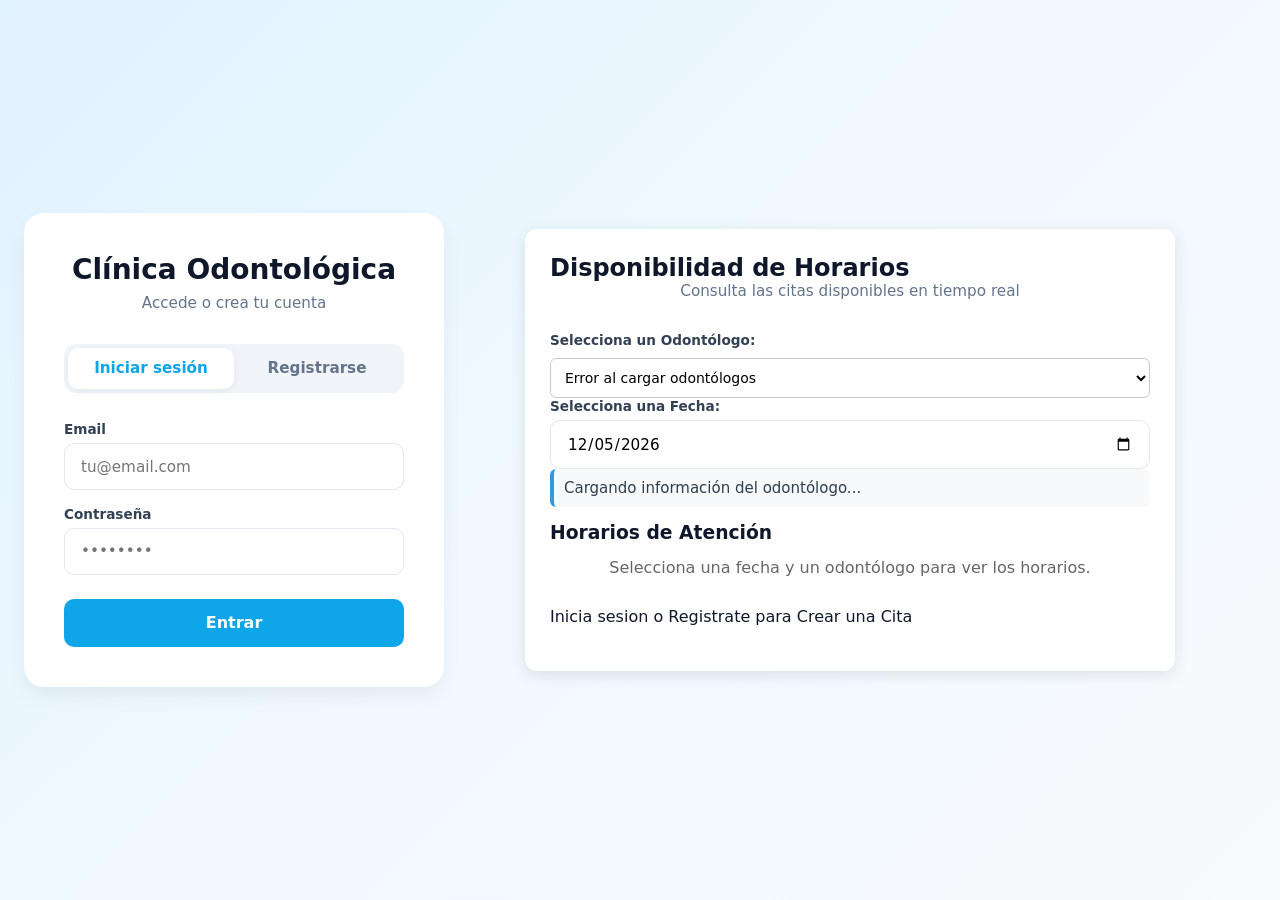
<file: src/main/resources/static/index.html>
<!DOCTYPE html>
<html lang="es">
<head>
    <meta charset="UTF-8">
    <meta name="viewport" content="width=device-width, initial-scale=1.0">
    <title>Clínica Odontológica</title>
    <link rel="stylesheet" href="style.css">
    <style>
        .schedule-card {
            max-width: 650px;
            margin: 20px auto;
            background: #ffffff;
            padding: 25px;
            border-radius: 12px;
            box-shadow: 0 4px 15px rgba(0,0,0,0.1);
        }
        .slots-grid {
            display: grid;
            grid-template-columns: repeat(auto-fill, minmax(130px, 1fr));
            gap: 12px;
            margin-top: 15px;
        }
        .slot-item {
            padding: 12px;
            text-align: center;
            border-radius: 8px;
            font-weight: 500;
            font-size: 14px;
        }
        .slot-busy {
            background-color: #ffebee;
            color: #c62828;
            border: 1px solid #ef9a9a;
        }
        .slot-free {
            background-color: #e8f5e9;
            color: #2e7d32;
            border: 1px solid #a5d6a7;
        }
        .odontologo-badge {
            font-size: 15px;
            color: #2c3e50;
            background: #f8f9fa;
            padding: 10px;
            border-radius: 6px;
            margin-bottom: 15px;
            border-left: 4px solid #3498db;
        }
        .form-control-select {
            width: 100%;
            padding: 10px;
            border: 1px solid #ccc;
            border-radius: 6px;
            font-size: 14px;
            margin-top: 5px;
        }
    </style>
</head>
<body>

<div class="auth-container">
    <!-- TARJETA DE LOGIN Y REGISTRO -->
    <div class="auth-card">
        <h1>Clínica Odontológica</h1>
        <p class="subtitle">Accede o crea tu cuenta</p>

        <div class="tabs">
            <button class="tab active" onclick="switchTab('login')">Iniciar sesión</button>
            <button class="tab" onclick="switchTab('register')">Registrarse</button>
        </div>

        <div id="alert" class="alert" style="display: none;"></div>

        <!-- LOGIN -->
        <form id="loginForm" class="form active" onsubmit="handleLogin(event)">
            <div class="form-group">
                <label>Email</label>
                <input type="email" id="loginEmail" required placeholder="tu@email.com">
            </div>
            <div class="form-group">
                <label>Contraseña</label>
                <input type="password" id="loginPassword" required placeholder="••••••••">
            </div>
            <button type="submit" class="btn btn-primary">Entrar</button>
        </form>

        <!-- REGISTER -->
        <form id="registerForm" class="form" onsubmit="handleRegister(event)">
            <div class="form-group">
                <label>Cédula</label>
                <input type="text" id="regCedula" required>
            </div>
            <div class="form-group">
                <label>Nombres</label>
                <input type="text" id="regNombres" required>
            </div>
            <div class="form-group">
                <label>Apellidos</label>
                <input type="text" id="regApellidos" required>
            </div>
            <div class="form-group">
                <label>Email</label>
                <input type="email" id="regEmail" required>
            </div>
            <div class="form-group">
                <label>Contraseña</label>
                <input type="password" id="regPassword" required minlength="6">
            </div>
            <button type="submit" class="btn btn-primary">Crear cuenta</button>
        </form>
    </div>

    <!-- SECCIÓN PÚBLICA DE DISPONIBILIDAD DE CITAS -->
    <div class="auth-card schedule-card">
        <h2> Disponibilidad de Horarios</h2>
        <p class="subtitle">Consulta las citas disponibles en tiempo real</p>

        <!-- NUEVO SELECTOR DINÁMICO DE ODONTÓLOGOS -->
        <div class="form-group">
            <label>Selecciona un Odontólogo:</label>
            <select id="selectOdontologo" class="form-control-select" onchange="verificarDisponibilidad()">
                <option value="">Cargando odontólogos...</option>
            </select>
        </div>

        <div class="form-group">
            <label>Selecciona una Fecha:</label>
            <input type="date" id="consultDate" class="form-control" onchange="verificarDisponibilidad()">
        </div>

        <div id="odontologoInfo" class="odontologo-badge">
            Cargando información del odontólogo...
        </div>

        <h3>Horarios de Atención</h3>
        <div id="slotsContainer" class="slots-grid">
            <p style="color: #666; grid-column: 1 / -1; text-align: center;">Selecciona una fecha y un odontólogo para ver los horarios.</p>
        </div>
        <div style="margin-top: 30px; margin-bottom: 20px;">
            <p style="margin-bottom: 20px;">Inicia sesion o Registrate para Crear una Cita</p>
        </div>
    </div>
</div>

<script>
    const API = 'http://localhost:8080';

    // Cargar la lista de odontólogos y la fecha actual al abrir la página
    document.addEventListener('DOMContentLoaded', async () => {
        const today = new Date().toISOString().split('T')[0];
        const dateInput = document.getElementById('consultDate');
        if(dateInput) {
            dateInput.value = today;
        }

        await cargarOdontologos();
    });

    // Función para obtener los odontólogos del endpoint GET
    async function cargarOdontologos() {
        const select = document.getElementById('selectOdontologo');
        try {
            const res = await fetch(`${API}/citas/listarodontologos`);
            if (!res.ok) throw new Error('Error al cargar odontólogos');

            const odontologos = await res.json();
            select.innerHTML = '';

            if (odontologos.length === 0) {
                select.innerHTML = '<option value="">No hay odontólogos registrados</option>';
                return;
            }

            // Llenar el select dinámicamente
            odontologos.forEach(odonto => {
                const option = document.createElement('option');
                // Asumiendo que el objeto devuelto tiene campos como id, nombres, apellidos o nombreCompleto
                // Ajusta las propiedades si tu objeto JSON usa nombres distintos (ej. odonto.nombres)
                const nombreCompleto = odonto.nombreCompleto || `${odonto.nombres || ''} ${odonto.apellidos || ''}`.trim() || `Odontólogo ID: ${odonto.id}`;

                option.value = odonto.id;
                option.textContent = nombreCompleto;
                select.appendChild(option);
            });

            // Una vez cargados, verificamos disponibilidad con el primero por defecto
            verificarDisponibilidad();

        } catch (err) {
            console.error(err);
            select.innerHTML = '<option value="">Error al cargar odontólogos</option>';
        }
    }

    function switchTab(tab) {
        document.querySelectorAll('.tab').forEach(t => t.classList.remove('active'));
        document.querySelectorAll('.form').forEach(f => f.classList.remove('active'));

        if (tab === 'login') {
            document.querySelectorAll('.tab')[0].classList.add('active');
            document.getElementById('loginForm').classList.add('active');
        } else {
            document.querySelectorAll('.tab')[1].classList.add('active');
            document.getElementById('registerForm').classList.add('active');
        }
        hideAlert();
    }

    function showAlert(msg, type = 'error') {
        const el = document.getElementById('alert');
        el.textContent = msg;
        el.className = `alert ${type}`;
        el.style.display = 'block';
    }

    function hideAlert() {
        document.getElementById('alert').style.display = 'none';
    }

    // Consulta automática usando el ID del select seleccionado
    async function verificarDisponibilidad() {
        const fecha = document.getElementById('consultDate').value;
        const selectOdonto = document.getElementById('selectOdontologo');
        const odontologoId = selectOdonto.value;
        const slotsContainer = document.getElementById('slotsContainer');
        const infoContainer = document.getElementById('odontologoInfo');

        if (!fecha || !odontologoId) return;

        // Horas laborales estándar de la clínica
        const horasLaborales = [
            "09:00:00", "10:00:00", "11:00:00",
            "12:00:00", "14:00:00", "15:00:00", "16:00:00"
        ];

        slotsContainer.innerHTML = '<p style="color: #666; grid-column: 1 / -1; text-align: center;">Consultando disponibilidad...</p>';
        infoContainer.innerHTML = 'Consultando odontólogo...';

        try {
            const res = await fetch(`${API}/citas/paciente/consultarcita`, {
                method: 'POST',
                headers: { 'Content-Type': 'application/json' },
                body: JSON.stringify({
                    odontologo: { id: parseInt(odontologoId) },
                    fecha: fecha
                })
            });

            if (!res.ok) throw new Error('Error al consultar las citas');

            const citasOcupadas = await res.json();

            // Creamos un Set con las horas que ya tienen cita registrada
            const horasOcupadasSet = new Set(citasOcupadas.map(c => c.hora));

            // Extraer el nombre concatenado del odontólogo de la respuesta o del select
            const nombreSeleccionado = selectOdonto.options[selectOdonto.selectedIndex].text;
            if (citasOcupadas.length > 0 && citasOcupadas[0].nombreOdontologo) {
                infoContainer.innerHTML = `<strong>Odontólogo:</strong> ${citasOcupadas[0].nombreOdontologo}`;
            } else {
                infoContainer.innerHTML = `<strong>Odontólogo:</strong> ${nombreSeleccionado} (Sin citas ocupadas para esta fecha)`;
            }

            slotsContainer.innerHTML = '';

            // Renderizar los slots de horas
            horasLaborales.forEach(hora => {
                const slot = document.createElement('div');
                const estaOcupada = horasOcupadasSet.has(hora);
                const horaFormateada = hora.substring(0, 5); // Formato HH:MM

                if (estaOcupada) {
                    slot.className = 'slot-item slot-busy';
                    slot.innerHTML = ` ${horaFormateada} <br><span style="font-size: 11px; font-weight: bold;">Ocupada</span>`;
                } else {
                    slot.className = 'slot-item slot-free';
                    slot.innerHTML = ` ${horaFormateada} <br><span style="font-size: 11px; font-weight: bold;">Disponible</span>`;
                }

                slotsContainer.appendChild(slot);
            });

        } catch (err) {
            console.error(err);
            slotsContainer.innerHTML = '<p style="color: red; grid-column: 1 / -1; text-align: center;">No se pudo conectar con el servidor.</p>';
            infoContainer.innerHTML = `<strong style="color: red;">Error al conectar con la API</strong>`;
        }
    }

    async function handleLogin(e) {
        e.preventDefault();
        hideAlert();
        const email = document.getElementById('loginEmail').value;
        const password = document.getElementById('loginPassword').value;

        try {
            const res = await fetch(`${API}/api/auth/login`, {
                method: 'POST',
                headers: { 'Content-Type': 'application/json' },
                credentials: 'include',
                body: JSON.stringify({ email, password })
            });

            const data = await res.json();

            if (!res.ok) {
                showAlert(data.error || 'Error al iniciar sesión');
                return;
            }

            localStorage.setItem('usuario', JSON.stringify(data));

            if (data.rol === 'ODONTOLOGO' || data.rol === 'ADMIN') {
                window.location.href = 'odontologo.html';
            } else {
                window.location.href = 'dashboard.html';
            }
        } catch (err) {
            showAlert('No se pudo conectar con el servidor');
        }
    }

    async function handleRegister(e) {
        e.preventDefault();
        hideAlert();

        const body = {
            cedula: document.getElementById('regCedula').value,
            nombres: document.getElementById('regNombres').value,
            apellidos: document.getElementById('regApellidos').value,
            email: document.getElementById('regEmail').value,
            contrasena: document.getElementById('regPassword').value
        };

        try {
            const res = await fetch(`${API}/api/auth/register`, {
                method: 'POST',
                headers: { 'Content-Type': 'application/json' },
                body: JSON.stringify(body)
            });

            const data = await res.json();

            if (!res.ok) {
                showAlert(data.error || 'Error al registrarse');
                return;
            }

            showAlert('¡Cuenta creada! Ahora puedes iniciar sesión', 'success');
            setTimeout(() => switchTab('login'), 1500);
        } catch (err) {
            showAlert('No se pudo conectar con el servidor');
        }
    }
</script>
</body>
</html>
</file>
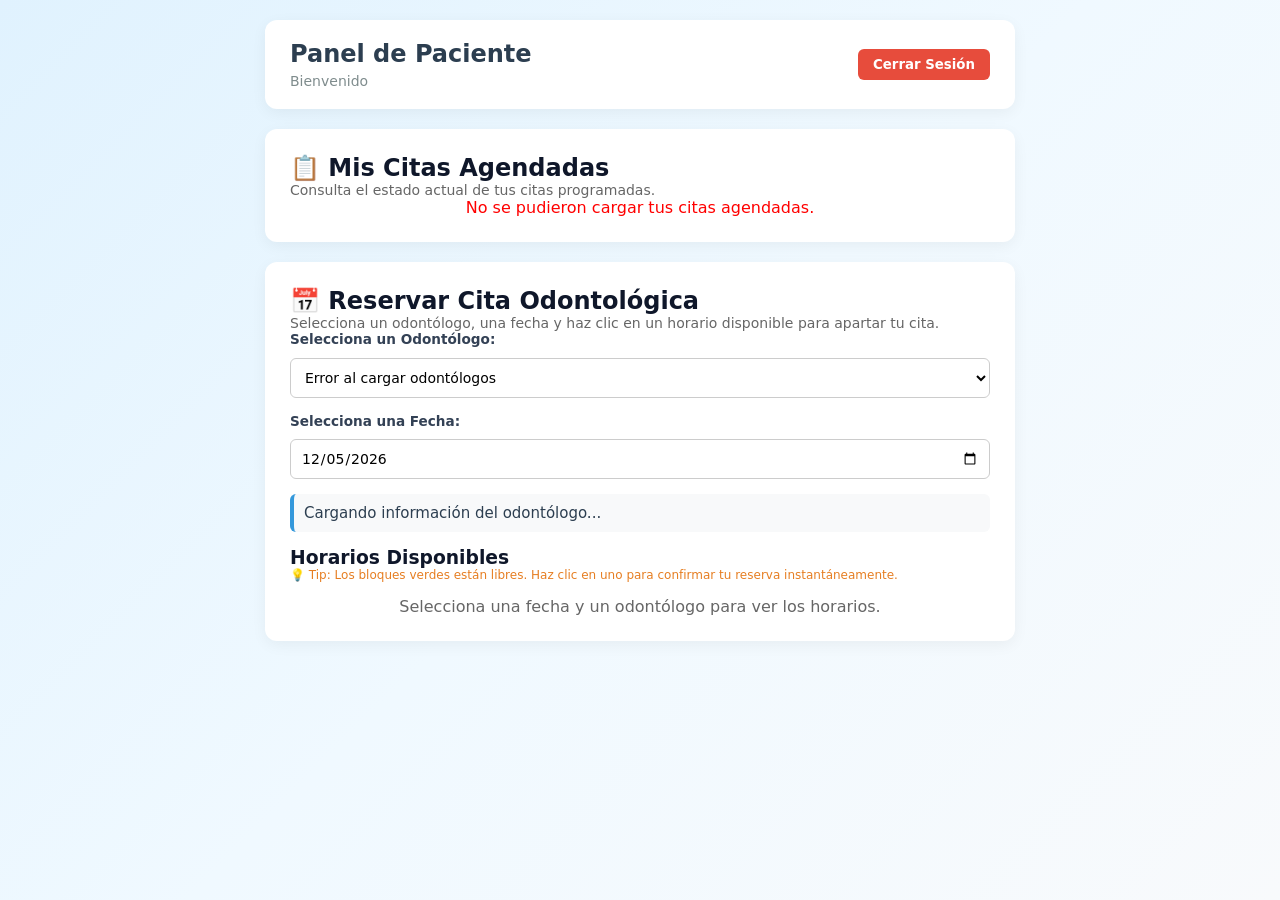
<file: src/main/resources/static/dashboard.html>
<!DOCTYPE html>
<html lang="es">
<head>
    <meta charset="UTF-8">
    <meta name="viewport" content="width=device-width, initial-scale=1.0">
    <title>Panel de Paciente - Clínica Odontológica</title>
    <link rel="stylesheet" href="style.css">
    <style>
        body {
            font-family: 'Segoe UI', Tahoma, Geneva, Verdana, sans-serif;
            background-color: #f4f7f6;
            margin: 0;
            padding: 20px;
        }
        .dashboard-container {
            max-width: 750px;
            margin: 0 auto;
        }
        .header-card {
            background: #ffffff;
            padding: 20px 25px;
            border-radius: 12px;
            box-shadow: 0 4px 15px rgba(0,0,0,0.05);
            display: flex;
            justify-content: space-between;
            align-items: center;
            margin-bottom: 20px;
        }
        .schedule-card {
            background: #ffffff;
            padding: 25px;
            border-radius: 12px;
            box-shadow: 0 4px 15px rgba(0,0,0,0.05);
            margin-bottom: 20px;
        }
        .slots-grid {
            display: grid;
            grid-template-columns: repeat(auto-fill, minmax(130px, 1fr));
            gap: 12px;
            margin-top: 15px;
        }
        .slot-item {
            padding: 12px;
            text-align: center;
            border-radius: 8px;
            font-weight: 500;
            font-size: 14px;
            transition: all 0.2s ease;
        }
        .slot-busy {
            background-color: #ffebee;
            color: #c62828;
            border: 1px solid #ef9a9a;
            cursor: not-allowed;
        }
        .slot-free {
            background-color: #e8f5e9;
            color: #2e7d32;
            border: 1px solid #a5d6a7;
            cursor: pointer;
        }
        .slot-free:hover {
            background-color: #c8e6c9;
            transform: translateY(-2px);
            box-shadow: 0 2px 5px rgba(0,0,0,0.1);
        }
        .odontologo-badge {
            font-size: 15px;
            color: #2c3e50;
            background: #f8f9fa;
            padding: 10px;
            border-radius: 6px;
            margin-bottom: 15px;
            border-left: 4px solid #3498db;
        }
        .form-control-select, .form-control {
            width: 100%;
            padding: 10px;
            border: 1px solid #ccc;
            border-radius: 6px;
            font-size: 14px;
            margin-top: 5px;
            box-sizing: border-box;
        }
        .form-group {
            margin-bottom: 15px;
        }
        .alert {
            padding: 12px;
            border-radius: 6px;
            margin-bottom: 15px;
            font-size: 14px;
        }
        .alert.error { background-color: #ffebee; color: #c62828; border: 1px solid #ef9a9a; }
        .alert.success { background-color: #e8f5e9; color: #2e7d32; border: 1px solid #a5d6a7; }
        .btn-logout {
            background-color: #e74c3c;
            color: white;
            border: none;
            padding: 8px 15px;
            border-radius: 6px;
            cursor: pointer;
            font-weight: 600;
        }
        .btn-logout:hover { background-color: #c0392b; }
        .confirmation-box {
            background: #e3f2fd;
            border: 1px solid #90caf9;
            padding: 20px;
            border-radius: 8px;
            margin-top: 20px;
            color: #0d47a1;
        }
    </style>
</head>
<body>

<div class="dashboard-container">
    <!-- CABECERA CON BIENVENIDA Y LOGOUT -->
    <div class="header-card">
        <div>
            <h2 style="margin: 0; color: #2c3e50;">Panel de Paciente</h2>
            <p id="welcomeUser" style="margin: 5px 0 0 0; color: #7f8c8d; font-size: 14px;">Bienvenido</p>
        </div>
        <button class="btn-logout" onclick="cerrarSesion()">Cerrar Sesión</button>
    </div>

    <div id="alert" class="alert" style="display: none;"></div>

    <!-- NUEVA SECCIÓN: MIS CITAS AGENDADAS -->
    <div class="schedule-card">
        <h2>📋 Mis Citas Agendadas</h2>
        <p class="subtitle" style="color: #666; font-size: 14px;">Consulta el estado actual de tus citas programadas.</p>
        <div id="misCitasContainer">
            <p style="color: #666; text-align: center;">Cargando tus citas...</p>
        </div>
    </div>

    <!-- SECCIÓN DE RESERVA DE CITAS -->
    <div class="schedule-card">
        <h2>📅 Reservar Cita Odontológica</h2>
        <p class="subtitle" style="color: #666; font-size: 14px;">Selecciona un odontólogo, una fecha y haz clic en un horario disponible para apartar tu cita.</p>

        <!-- SELECTOR DINÁMICO DE ODONTÓLOGOS -->
        <div class="form-group">
            <label><strong>Selecciona un Odontólogo:</strong></label>
            <select id="selectOdontologo" class="form-control-select" onchange="verificarDisponibilidad()">
                <option value="">Cargando odontólogos...</option>
            </select>
        </div>

        <div class="form-group">
            <label><strong>Selecciona una Fecha:</strong></label>
            <input type="date" id="consultDate" class="form-control" onchange="verificarDisponibilidad()">
        </div>

        <div id="odontologoInfo" class="odontologo-badge">
            Cargando información del odontólogo...
        </div>

        <h3>Horarios Disponibles</h3>
        <p style="font-size: 12px; color: #e67e22; margin-bottom: 10px;">💡 Tip: Los bloques verdes están libres. Haz clic en uno para confirmar tu reserva instantáneamente.</p>

        <div id="slotsContainer" class="slots-grid">
            <p style="color: #666; grid-column: 1 / -1; text-align: center;">Selecciona una fecha y un odontólogo para ver los horarios.</p>
        </div>

        <div id="resultadoCreacion"></div>
    </div>
</div>

<script>
    const API = 'http://localhost:8080';

    document.addEventListener('DOMContentLoaded', async () => {
        const usuarioGuardado = localStorage.getItem('usuario');
        if (usuarioGuardado) {
            const userObj = JSON.parse(usuarioGuardado);
            document.getElementById('welcomeUser').textContent = `Bienvenido, ${userObj.nombres || userObj.email || 'Paciente'}`;
        }

        const today = new Date().toISOString().split('T')[0];
        const dateInput = document.getElementById('consultDate');
        if(dateInput) {
            dateInput.value = today;
        }

        // Cargamos las citas del paciente y los odontólogos al iniciar
        await cargarMisCitas();
        await cargarOdontologos();
    });

    // Función auxiliar para transformar fechas tipo "2026-12-24" a "24 de diciembre de 2026"
    function formatearFechaBonita(fechaStr) {
        if (!fechaStr) return '';
        const partes = fechaStr.split('-');
        if (partes.length !== 3) return fechaStr; // Fallback por seguridad

        const anio = parseInt(partes[0], 10);
        const mes = parseInt(partes[1], 10) - 1; // Meses en JS van de 0 a 11
        const dia = parseInt(partes[2], 10);

        const fechaObj = new Date(anio, mes, dia);
        return fechaObj.toLocaleDateString('es-ES', {
            day: 'numeric',
            month: 'long',
            year: 'numeric'
        });
    }

    // Nueva función para consumir tu endpoint POST /citas/citaspaciente
    async function cargarMisCitas() {
        const contenedor = document.getElementById('misCitasContainer');
        try {
            const res = await fetch(`${API}/citas/citaspaciente`, {
                method: 'POST',
                headers: { 'Content-Type': 'application/json' },
                credentials: 'include',
                body: JSON.stringify({})
            });

            if (!res.ok) throw new Error('Error al cargar tus citas');

            const citas = await res.json();
            contenedor.innerHTML = '';

            if (citas.length === 0) {
                contenedor.innerHTML = '<p style="color: #666; text-align: center; margin: 15px 0;">No tienes citas agendadas por el momento.</p>';
                return;
            }

            // Renderizar cada cita con el formato bonito de tarjeta
            citas.forEach(cita => {
                const fechaFormateada = formatearFechaBonita(cita.fecha);
                const horaCorta = cita.hora ? cita.hora.substring(0, 5) : '';

                const box = document.createElement('div');
                box.className = 'confirmation-box';
                box.style.marginTop = '15px';
                box.innerHTML = `
                    <h3 style="margin-top: 0; color: #1565c0;">📅 Cita Agendada #${cita.id}</h3>
                    <p><strong>Fecha y Hora:</strong> ${fechaFormateada} a las ${horaCorta}</p>
                    <p><strong>Odontólogo:</strong> ${cita.odontologo || 'Asignado'}</p>
                    <p><strong>Estado:</strong> <span style="color: #2e7d32; font-weight: bold;">${cita.estado}</span></p>
                `;
                contenedor.appendChild(box);
            });

        } catch (err) {
            console.error(err);
            contenedor.innerHTML = '<p style="color: red; text-align: center;">No se pudieron cargar tus citas agendadas.</p>';
        }
    }

    async function cargarOdontologos() {
        const select = document.getElementById('selectOdontologo');
        try {
            const res = await fetch(`${API}/citas/listarodontologos`, { credentials: 'include' });
            if (!res.ok) throw new Error('Error al cargar odontólogos');

            const odontologos = await res.json();
            select.innerHTML = '';

            if (odontologos.length === 0) {
                select.innerHTML = '<option value="">No hay odontólogos registrados</option>';
                return;
            }

            odontologos.forEach(odonto => {
                const option = document.createElement('option');
                const nombreCompleto = odonto.nombreCompleto || `${odonto.nombres || ''} ${odonto.apellidos || ''}`.trim() || `Odontólogo ID: ${odonto.id}`;

                option.value = odonto.id;
                option.textContent = nombreCompleto;
                select.appendChild(option);
            });

            verificarDisponibilidad();

        } catch (err) {
            console.error(err);
            select.innerHTML = '<option value="">Error al cargar odontólogos</option>';
        }
    }

    function showAlert(msg, type = 'error') {
        const el = document.getElementById('alert');
        el.textContent = msg;
        el.className = `alert ${type}`;
        el.style.display = 'block';
    }

    function hideAlert() {
        document.getElementById('alert').style.display = 'none';
    }

    async function verificarDisponibilidad() {
        const fecha = document.getElementById('consultDate').value;
        const selectOdonto = document.getElementById('selectOdontologo');
        const odontologoId = selectOdonto.value;
        const slotsContainer = document.getElementById('slotsContainer');
        const infoContainer = document.getElementById('odontologoInfo');

        if (!fecha || !odontologoId) return;

        const horasLaborales = [
            "09:00:00", "10:00:00", "11:00:00",
            "12:00:00", "14:00:00", "15:00:00", "16:00:00"
        ];

        slotsContainer.innerHTML = '<p style="color: #666; grid-column: 1 / -1; text-align: center;">Consultando disponibilidad...</p>';
        infoContainer.innerHTML = 'Consultando odontólogo...';

        try {
            const res = await fetch(`${API}/citas/paciente/consultarcita`, {
                method: 'POST',
                headers: { 'Content-Type': 'application/json' },
                credentials: 'include',
                body: JSON.stringify({
                    odontologo: { id: parseInt(odontologoId) },
                    fecha: fecha
                })
            });

            if (!res.ok) throw new Error('Error al consultar las citas');

            const citasOcupadas = await res.json();
            const horasOcupadasSet = new Set(citasOcupadas.map(c => c.hora));

            const nombreSeleccionado = selectOdonto.options[selectOdonto.selectedIndex].text;
            if (citasOcupadas.length > 0 && citasOcupadas[0].nombreOdontologo) {
                infoContainer.innerHTML = `<strong>Odontólogo:</strong> ${citasOcupadas[0].nombreOdontologo}`;
            } else {
                infoContainer.innerHTML = `<strong>Odontólogo:</strong> ${nombreSeleccionado} (Sin citas ocupadas para esta fecha)`;
            }

            slotsContainer.innerHTML = '';

            horasLaborales.forEach(hora => {
                const slot = document.createElement('div');
                const estaOcupada = horasOcupadasSet.has(hora);
                const horaFormateada = hora.substring(0, 5); // Formato HH:MM

                if (estaOcupada) {
                    slot.className = 'slot-item slot-busy';
                    slot.innerHTML = `❌ ${horaFormateada} <br><span style="font-size: 11px; font-weight: bold;">Ocupada</span>`;
                } else {
                    slot.className = 'slot-item slot-free';
                    slot.innerHTML = `✅ ${horaFormateada} <br><span style="font-size: 11px; font-weight: bold;">Reservar</span>`;
                    slot.onclick = () => solicitarCita(fecha, hora, odontologoId);
                }

                slotsContainer.appendChild(slot);
            });

        } catch (err) {
            console.error(err);
            slotsContainer.innerHTML = '<p style="color: red; grid-column: 1 / -1; text-align: center;">No se pudo conectar con el servidor.</p>';
            infoContainer.innerHTML = `<strong style="color: red;">Error al conectar con la API</strong>`;
        }
    }

    async function solicitarCita(fecha, hora, odontologoId) {
        hideAlert();
        const resultadoDiv = document.getElementById('resultadoCreacion');

        const fechaLegible = formatearFechaBonita(fecha);
        const horaCorta = hora.substring(0, 5);

        if (!confirm(`¿Deseas confirmar tu cita para el ${fechaLegible} a las ${horaCorta}?`)) {
            return;
        }

        try {
            const res = await fetch(`${API}/citas/crearcita`, {
                method: 'POST',
                headers: { 'Content-Type': 'application/json' },
                credentials: 'include',
                body: JSON.stringify({
                    fecha: fecha,
                    hora: hora,
                    odontologo: {
                        id: parseInt(odontologoId)
                    }
                })
            });

            const data = await res.json();

            if (!res.ok) {
                showAlert(data.error || 'No se pudo crear la cita');
                return;
            }

            const fechaRespuestaFormateada = formatearFechaBonita(data.fecha);

            resultadoDiv.innerHTML = `
                <div class="confirmation-box">
                    <h3 style="margin-top: 0; color: #1565c0;">🎉 ¡Cita Creada con Éxito!</h3>
                    <p><strong>ID de Cita:</strong> #${data.id}</p>
                    <p><strong>Fecha y Hora:</strong> ${fechaRespuestaFormateada} a las ${data.hora.substring(0, 5)}</p>
                    <p><strong>Odontólogo:</strong> ${data.nombreodontologo || 'Asignado'}</p>
                    <p><strong>Paciente:</strong> ${data.nombrepaciente || 'Registrado'}</p>
                    <p><strong>Estado:</strong> <span style="color: #2e7d32; font-weight: bold;">${data.estado}</span></p>
                </div>
            `;

            // Refrescamos los bloques horarios de disponibilidad y recargamos la lista de "Mis Citas"
            verificarDisponibilidad();
            cargarMisCitas();

        } catch (err) {
            console.error(err);
            showAlert('Error de conexión al intentar agendar la cita');
        }
    }

    function cerrarSesion() {
        localStorage.removeItem('usuario');
        window.location.href = 'index.html';
    }
</script>
</body>
</html>
</file>
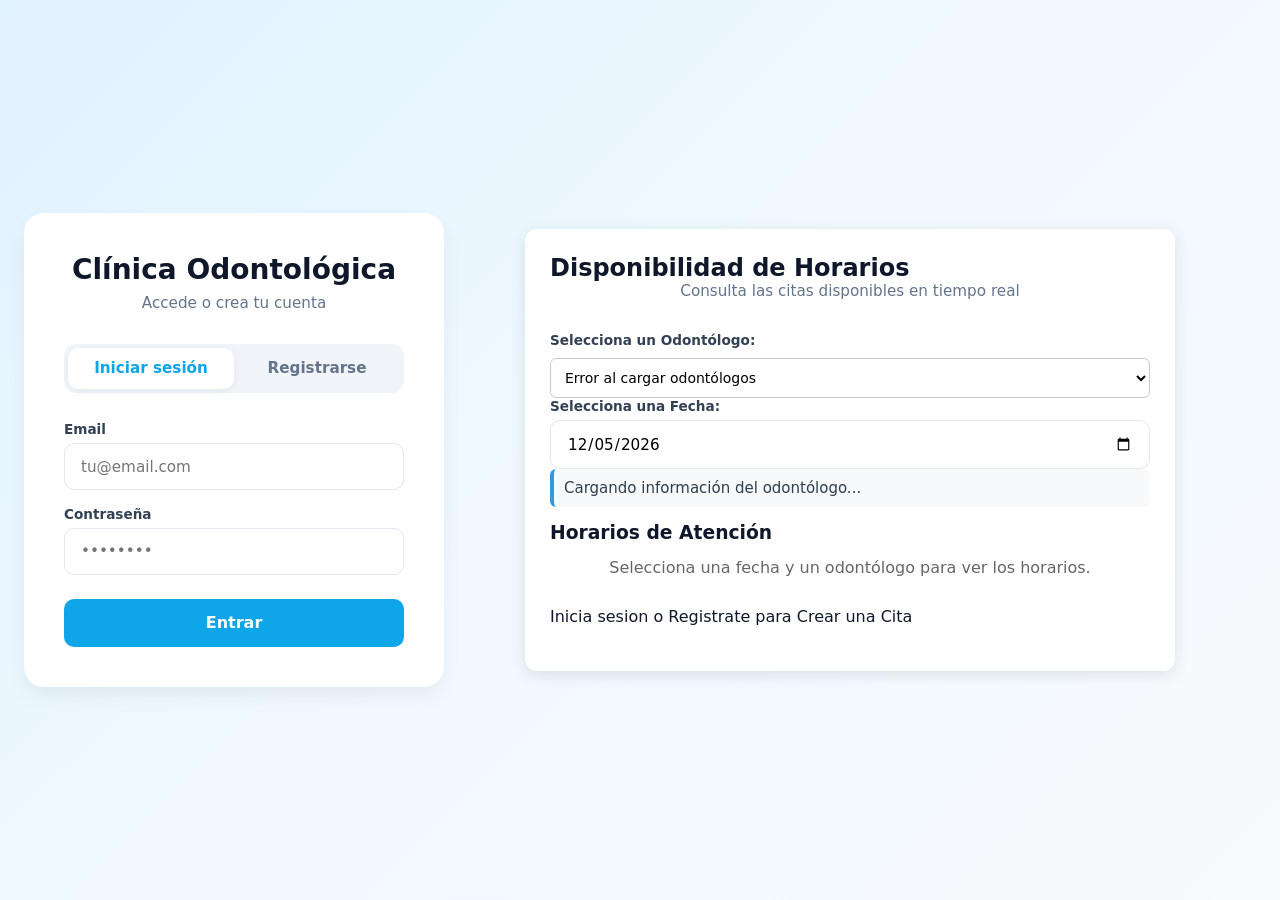
<file: src/main/resources/static/odontologo.html>
<!DOCTYPE html>
<html lang="es">
<head>
    <meta charset="UTF-8">
    <meta name="viewport" content="width=device-width, initial-scale=1.0">
    <title>Panel de Control - Clínica Odontológica</title>
    <link rel="stylesheet" href="style.css">
    <style>
        body {
            font-family: 'Segoe UI', Tahoma, Geneva, Verdana, sans-serif;
            background-color: #f4f7f6;
            margin: 0;
            padding: 20px;
        }
        .dashboard-container {
            max-width: 850px;
            margin: 0 auto;
        }
        .header-card, .card {
            background: #ffffff;
            padding: 20px 25px;
            border-radius: 12px;
            box-shadow: 0 4px 15px rgba(0,0,0,0.05);
            margin-bottom: 20px;
        }
        .form-row {
            display: grid;
            grid-template-columns: 1fr 1fr;
            gap: 15px;
            margin-bottom: 1.5rem;
        }
        @media (max-width: 600px) {
            .form-row { grid-template-columns: 1fr; }
        }
        .form-group {
            margin-bottom: 15px;
        }
        .form-control-select, .form-control {
            width: 100%;
            padding: 10px;
            border: 1px solid #ccc;
            border-radius: 6px;
            font-size: 14px;
            margin-top: 5px;
            box-sizing: border-box;
        }
        .btn-logout {
            background-color: #e74c3c;
            color: white;
            border: none;
            padding: 8px 15px;
            border-radius: 6px;
            cursor: pointer;
            font-weight: 600;
        }
        .btn-logout:hover { background-color: #c0392b; }
        .btn-primary {
            background-color: #3498db;
            color: white;
            border: none;
            padding: 10px 15px;
            border-radius: 6px;
            cursor: pointer;
            font-weight: 600;
            width: 100%;
        }
        .btn-primary:hover { background-color: #2980b9; }
        .cita-item {
            background: #f8f9fa;
            border-left: 4px solid #3498db;
            padding: 15px;
            border-radius: 6px;
            margin-bottom: 12px;
            display: flex;
            justify-content: space-between;
            align-items: center;
            gap: 15px;
        }
        .cita-actions {
            display: flex;
            align-items: center;
            gap: 10px;
        }
        .select-estado {
            padding: 6px 10px;
            border-radius: 6px;
            border: 1px solid #bdc3c7;
            font-size: 13px;
            background-color: #fff;
            cursor: pointer;
            font-weight: 600;
        }
        .empty-state {
            text-align: center;
            color: #666;
            padding: 20px;
        }
    </style>
</head>
<body>

<div class="dashboard-container">
    <!-- CABECERA -->
    <div class="header-card" style="display: flex; justify-content: space-between; align-items: center;">
        <div>
            <h2 style="margin: 0; color: #2c3e50;" id="panelTitle">Panel Profesional</h2>
            <p id="userName" style="margin: 5px 0 0 0; color: #7f8c8d; font-size: 14px;">Cargando usuario...</p>
        </div>
        <button class="btn-logout" onclick="logout()">Cerrar sesión</button>
    </div>

    <!-- SECCIÓN DE CONSULTA DE CITAS -->
    <div class="card">
        <h1 class="page-title" style="margin-top: 0; font-size: 22px; color: #2c3e50;">Agenda de Citas</h1>
        <p class="page-subtitle" style="color: #666; font-size: 14px; margin-bottom: 20px;">Consulta y gestiona el estado de las citas asignadas.</p>

        <!-- SELECTOR DE ODONTÓLOGO (Solo visible si es ADMIN) -->
        <div class="form-group" id="adminOdontologoContainer" style="display: none;">
            <label><strong>Seleccionar Odontólogo (Modo Administrador):</strong></label>
            <select id="selectOdontologo" class="form-control-select">
                <option value="">Cargando odontólogos...</option>
            </select>
        </div>

        <div class="form-row">
            <div class="form-group">
                <label><strong>Fecha de Consulta:</strong></label>
                <input type="date" id="fechaConsulta" class="form-control">
            </div>
            <div class="form-group" style="display: flex; align-items: flex-end;">
                <button class="btn btn-primary" onclick="consultarCitas()">
                    Buscar citas
                </button>
            </div>
        </div>

        <div id="listaCitas">
            <div class="empty-state">
                <p>Selecciona una fecha para ver las citas</p>
            </div>
        </div>
    </div>
</div>

<script>
    const API = 'http://localhost:8080';

    // 1. Validar sesión y rol al cargar la página
    const usuario = JSON.parse(localStorage.getItem('usuario') || 'null');
    if (!usuario || (usuario.rol !== 'ODONTOLOGO' && usuario.rol !== 'ADMIN')) {
        window.location.href = 'index.html';
    } else {
        document.getElementById('userName').textContent = `${usuario.nombres || ''} ${usuario.apellidos || ''} — Rol: [${usuario.rol}]`;
        document.getElementById('panelTitle').textContent = usuario.rol === 'ADMIN' ? 'Panel de Administrador' : 'Panel Odontólogo';
    }

    // Fecha de hoy por defecto
    document.getElementById('fechaConsulta').valueAsDate = new Date();

    document.addEventListener('DOMContentLoaded', async () => {
        if (usuario.rol === 'ADMIN') {
            document.getElementById('adminOdontologoContainer').style.display = 'block';
            await cargarOdontologos();
        }
        consultarCitas();
    });

    async function cargarOdontologos() {
        const select = document.getElementById('selectOdontologo');
        try {
            const res = await fetch(`${API}/citas/listarodontologos`, { credentials: 'include' });
            if (!res.ok) throw new Error('Error al listar odontólogos');

            const odontologos = await res.json();
            select.innerHTML = '';

            if (odontologos.length === 0) {
                select.innerHTML = '<option value="">No hay odontólogos registrados</option>';
                return;
            }

            odontologos.forEach(odonto => {
                const option = document.createElement('option');
                const nombreCompleto = odonto.nombreCompleto || `${odonto.nombres || ''} ${odonto.apellidos || ''}`.trim() || `ID: ${odonto.id}`;
                option.value = odonto.id;
                option.textContent = nombreCompleto;
                select.appendChild(option);
            });
        } catch (err) {
            console.error(err);
            select.innerHTML = '<option value="">Error al cargar odontólogos</option>';
        }
    }

    function logout() {
        localStorage.removeItem('usuario');
        window.location.href = 'index.html';
    }

    async function consultarCitas() {
        const fecha = document.getElementById('fechaConsulta').value;
        const lista = document.getElementById('listaCitas');

        if (!fecha) {
            lista.innerHTML = '<div class="empty-state"><p>Selecciona una fecha válida</p></div>';
            return;
        }

        lista.innerHTML = '<div class="empty-state"><p>Cargando citas...</p></div>';

        let odontologoPayload = { id: usuario.id };

        if (usuario.rol === 'ADMIN') {
            const selectOdonto = document.getElementById('selectOdontologo');
            if (selectOdonto && selectOdonto.value) {
                odontologoPayload = { id: parseInt(selectOdontologo.value) };
            }
        }

        try {
            const res = await fetch(`${API}/citas/odontologo/consultarcita`, {
                method: 'POST',
                headers: { 'Content-Type': 'application/json' },
                credentials: 'include',
                body: JSON.stringify({
                    odontologo: odontologoPayload,
                    fecha: fecha
                })
            });

            const data = await res.json();

            if (!res.ok) {
                lista.innerHTML = `<div class="empty-state"><p style="color: red;">${data.error || data.Error || 'Error al obtener la información'}</p></div>`;
                return;
            }

            if (!data || data.length === 0) {
                lista.innerHTML = '<div class="empty-state"><p>No hay citas programadas para esta fecha</p></div>';
                return;
            }

            // Renderizar la lista con el menú desplegable de estados
            lista.innerHTML = data.map(cita => {
                const estadoActual = cita.estado ? cita.estado.toUpperCase() : 'PENDIENTE';
                return `
                    <div class="cita-item">
                        <div class="cita-info">
                            <strong style="font-size: 16px; color: #2c3e50;">🕒 ${cita.hora ? cita.hora.substring(0, 5) : ''} – ${cita.nombrePaciente || 'Paciente'}</strong>
                            <div style="font-size: 13px; color: #555; margin-top: 4px;">
                                <span>Cédula: <strong>${cita.cedulapaciente || '—'}</strong></span> ·
                                <span>Email: <strong>${cita.emailpaciente || '—'}</strong></span>
                            </div>
                        </div>
                        <div class="cita-actions">
                            <select class="select-estado" onchange="cambiarEstadoCita(${cita.id}, this.value)">
                                <option value="PENDIENTE" ${estadoActual === 'PENDIENTE' ? 'selected' : ''}>PENDIENTE</option>
                                <option value="CONFIRMADA" ${estadoActual === 'CONFIRMADA' ? 'selected' : ''}>CONFIRMADA</option>
                                <option value="COMPLETADA" ${estadoActual === 'COMPLETADA' ? 'selected' : ''}>COMPLETADA</option>
                                <option value="CANCELADA" ${estadoActual === 'CANCELADA' ? 'selected' : ''}>CANCELADA</option>
                            </select>
                        </div>
                    </div>
                `;
            }).join('');

        } catch (err) {
            console.error(err);
            lista.innerHTML = '<div class="empty-state"><p style="color: red;">Error de conexión con el servidor</p></div>';
        }
    }

    // Función para invocar el endpoint PUT y actualizar el estado al cambiar la opción del select
    async function cambiarEstadoCita(citaId, nuevoEstado) {
        try {
            const res = await fetch(`${API}/citas/${citaId}/estado`, {
                method: 'PUT',
                headers: { 'Content-Type': 'application/json' },
                credentials: 'include',
                body: JSON.stringify({ estado: nuevoEstado })
            });

            const data = await res.json();

            if (!res.ok) {
                alert(data.error || 'No se pudo actualizar el estado');
                consultarCitas(); // Recarga para revertir visualmente si falló
                return;
            }

            // Opcional: una pequeña notificación sutil o simplemente se queda guardado
            console.log('Estado actualizado con éxito:', data.estado);
        } catch (err) {
            console.error(err);
            alert('Error de conexión al intentar cambiar el estado');
            consultarCitas();
        }
    }
</script>
</body>
</html>
</file>
<file: src/main/resources/static/style.css>
:root {
    --primary: #0ea5e9;
    --primary-dark: #0284c7;
    --success: #10b981;
    --danger: #ef4444;
    --gray-50: #f8fafc;
    --gray-100: #f1f5f9;
    --gray-200: #e2e8f0;
    --gray-300: #cbd5e1;
    --gray-500: #64748b;
    --gray-700: #334155;
    --gray-900: #0f172a;
    --radius: 12px;
    --shadow: 0 10px 25px -5px rgba(0, 0, 0, 0.08);
}

* {
    margin: 0;
    padding: 0;
    box-sizing: border-box;
    font-family: 'Segoe UI', system-ui, -apple-system, sans-serif;
}

body {
    background: linear-gradient(135deg, #e0f2fe 0%, #f0f9ff 50%, #f8fafc 100%);
    min-height: 100vh;
    color: var(--gray-900);
}

/* ========== LOGIN / REGISTER ========== */
.auth-container {
    min-height: 100vh;
    display: flex;
    justify-content: center;
    align-items: center;
    padding: 1.5rem;
}

.auth-card {
    background: white;
    border-radius: 20px;
    box-shadow: var(--shadow);
    padding: 2.5rem;
    width: 100%;
    max-width: 420px;
}

.auth-card h1 {
    text-align: center;
    font-size: 1.75rem;
    margin-bottom: 0.5rem;
    color: var(--gray-900);
}

.auth-card .subtitle {
    text-align: center;
    color: var(--gray-500);
    margin-bottom: 2rem;
    font-size: 0.95rem;
}

.tabs {
    display: flex;
    background: var(--gray-100);
    border-radius: 12px;
    padding: 4px;
    margin-bottom: 1.8rem;
}

.tab {
    flex: 1;
    text-align: center;
    padding: 0.7rem;
    border-radius: 10px;
    cursor: pointer;
    font-weight: 600;
    color: var(--gray-500);
    transition: all 0.25s ease;
    border: none;
    background: transparent;
    font-size: 0.95rem;
}

.tab.active {
    background: white;
    color: var(--primary);
    box-shadow: 0 2px 8px rgba(0,0,0,0.06);
}

.form {
    display: none;
    flex-direction: column;
    gap: 1rem;
}

.form.active {
    display: flex;
}

.form-group {
    display: flex;
    flex-direction: column;
    gap: 0.35rem;
}

.form-group label {
    font-size: 0.85rem;
    font-weight: 600;
    color: var(--gray-700);
}

input, select {
    padding: 0.85rem 1rem;
    border: 1.5px solid var(--gray-200);
    border-radius: 10px;
    font-size: 0.95rem;
    transition: all 0.2s;
    outline: none;
    background: white;
}

input:focus, select:focus {
    border-color: var(--primary);
    box-shadow: 0 0 0 3px rgba(14, 165, 233, 0.15);
}

.btn {
    padding: 0.9rem 1.5rem;
    border: none;
    border-radius: 10px;
    font-weight: 600;
    font-size: 1rem;
    cursor: pointer;
    transition: all 0.2s;
    display: inline-flex;
    align-items: center;
    justify-content: center;
    gap: 0.5rem;
}

.btn-primary {
    background: var(--primary);
    color: white;
    margin-top: 0.5rem;
}

.btn-primary:hover {
    background: var(--primary-dark);
    transform: translateY(-1px);
}

.btn-secondary {
    background: var(--gray-100);
    color: var(--gray-700);
}

.btn-secondary:hover {
    background: var(--gray-200);
}

.btn-danger {
    background: var(--danger);
    color: white;
}

.btn-danger:hover {
    background: #dc2626;
}

.alert {
    padding: 0.85rem 1rem;
    border-radius: 10px;
    font-size: 0.9rem;
    margin-bottom: 1rem;
    display: none;
}

.alert.error {
    background: #fef2f2;
    color: #b91c1c;
    border: 1px solid #fecaca;
}

.alert.success {
    background: #ecfdf5;
    color: #047857;
    border: 1px solid #a7f3d0;
}

/* ========== LAYOUT GENERAL ========== */
.navbar {
    background: white;
    padding: 1rem 2rem;
    box-shadow: 0 1px 3px rgba(0,0,0,0.05);
    display: flex;
    justify-content: space-between;
    align-items: center;
    position: sticky;
    top: 0;
    z-index: 100;
}

.navbar .logo {
    font-weight: 700;
    font-size: 1.25rem;
    color: var(--primary);
}

.navbar .user-info {
    display: flex;
    align-items: center;
    gap: 1rem;
}

.navbar .user-name {
    font-weight: 600;
    color: var(--gray-700);
}

.main {
    max-width: 1100px;
    margin: 0 auto;
    padding: 2rem 1.5rem;
}

.page-title {
    font-size: 1.75rem;
    margin-bottom: 0.5rem;
}

.page-subtitle {
    color: var(--gray-500);
    margin-bottom: 2rem;
}

.card {
    background: white;
    border-radius: var(--radius);
    box-shadow: var(--shadow);
    padding: 1.75rem;
    margin-bottom: 1.5rem;
}

.card h3 {
    margin-bottom: 1.25rem;
    font-size: 1.15rem;
}

.grid-2 {
    display: grid;
    grid-template-columns: 1fr 1fr;
    gap: 1.5rem;
}

@media (max-width: 768px) {
    .grid-2 {
        grid-template-columns: 1fr;
    }
}

/* ========== CALENDARIO ========== */
.calendar-header {
    display: flex;
    justify-content: space-between;
    align-items: center;
    margin-bottom: 1rem;
}

.calendar-header button {
    background: var(--gray-100);
    border: none;
    width: 36px;
    height: 36px;
    border-radius: 8px;
    cursor: pointer;
    font-size: 1.1rem;
    color: var(--gray-700);
}

.calendar-header button:hover {
    background: var(--gray-200);
}

.calendar-grid {
    display: grid;
    grid-template-columns: repeat(7, 1fr);
    gap: 6px;
}

.calendar-day-name {
    text-align: center;
    font-size: 0.75rem;
    font-weight: 600;
    color: var(--gray-500);
    padding: 0.5rem 0;
}

.calendar-day {
    aspect-ratio: 1;
    display: flex;
    align-items: center;
    justify-content: center;
    border-radius: 10px;
    font-size: 0.9rem;
    cursor: pointer;
    transition: all 0.15s;
    position: relative;
    border: 1.5px solid transparent;
}

.calendar-day:hover:not(.empty):not(.occupied) {
    background: #e0f2fe;
    border-color: var(--primary);
}

.calendar-day.empty {
    cursor: default;
}

.calendar-day.today {
    background: #e0f2fe;
    font-weight: 700;
    color: var(--primary);
}

.calendar-day.selected {
    background: var(--primary);
    color: white;
    font-weight: 700;
}

.calendar-day.occupied {
    background: #fef2f2;
    color: var(--danger);
    cursor: not-allowed;
    font-weight: 600;
}

.calendar-day.occupied::after {
    content: "✕";
    position: absolute;
    font-size: 0.7rem;
    top: 2px;
    right: 4px;
}

/* ========== LISTA DE CITAS ========== */
.cita-item {
    display: flex;
    justify-content: space-between;
    align-items: center;
    padding: 1rem;
    border: 1px solid var(--gray-200);
    border-radius: 10px;
    margin-bottom: 0.75rem;
    transition: all 0.15s;
}

.cita-item:hover {
    border-color: var(--primary);
    background: #f0f9ff;
}

.cita-info {
    display: flex;
    flex-direction: column;
    gap: 0.2rem;
}

.cita-info strong {
    font-size: 1rem;
}

.cita-info span {
    font-size: 0.85rem;
    color: var(--gray-500);
}

.badge {
    padding: 0.3rem 0.7rem;
    border-radius: 20px;
    font-size: 0.75rem;
    font-weight: 600;
}

.badge-pendiente {
    background: #fef3c7;
    color: #b45309;
}

.badge-confirmada {
    background: #d1fae5;
    color: #047857;
}

.empty-state {
    text-align: center;
    padding: 2.5rem 1rem;
    color: var(--gray-500);
}

.empty-state p {
    margin-top: 0.5rem;
}

/* ========== FORMULARIO CREAR CITA ========== */
.form-row {
    display: grid;
    grid-template-columns: 1fr 1fr;
    gap: 1rem;
}

@media (max-width: 500px) {
    .form-row {
        grid-template-columns: 1fr;
    }
}
</file>
